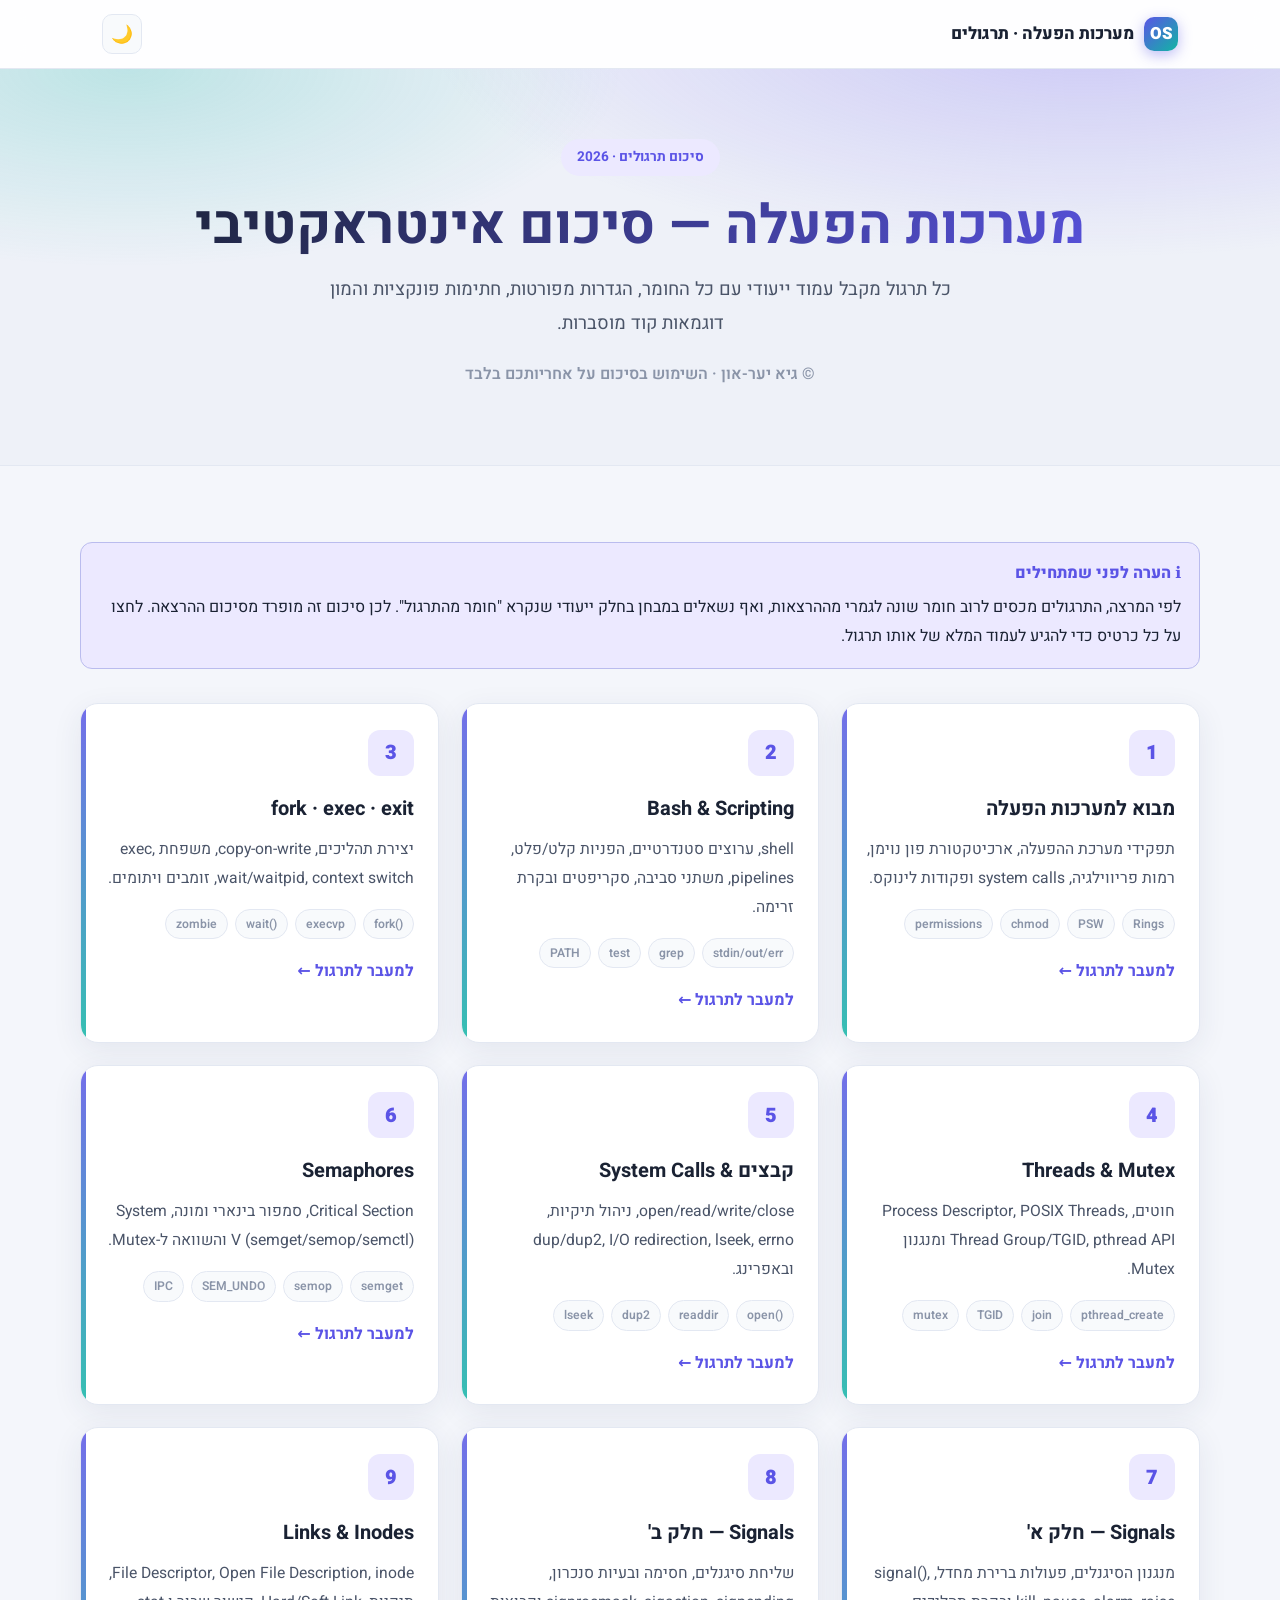
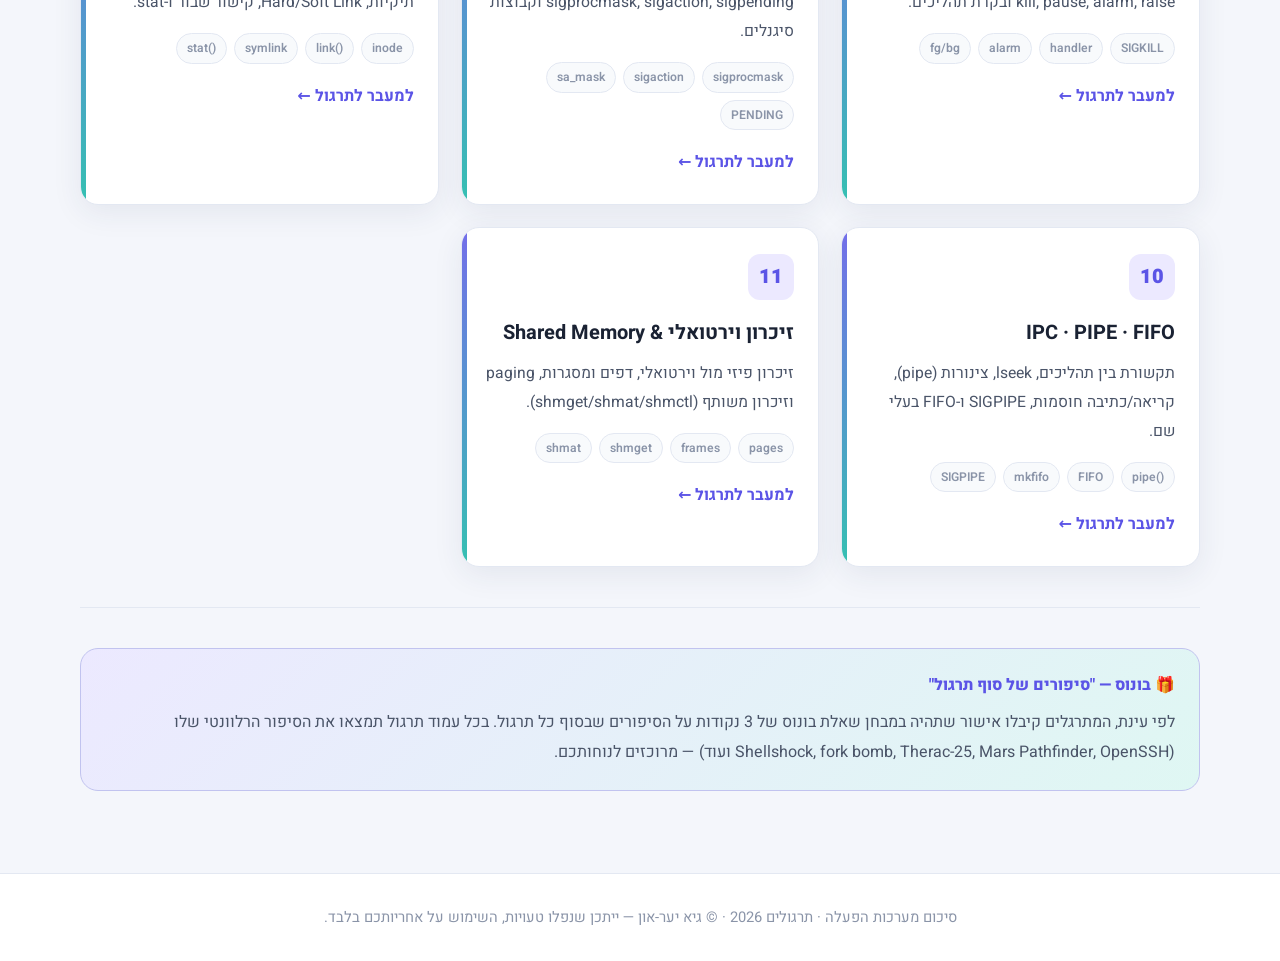
<file: docs/index.html>
<!DOCTYPE html>
<html lang="he" dir="rtl" data-theme="light">
<head>
<meta charset="UTF-8">
<meta name="viewport" content="width=device-width, initial-scale=1.0">
<title>סיכום תרגולים – מערכות הפעלה 2026 | © גיא יער-און</title>
<meta name="description" content="סיכום אינטראקטיבי של תרגולי מערכות הפעלה – מבוא, bash, fork/exec, חוטים, mutex, קבצים, סמפורים, סיגנלים, links, IPC וזיכרון וירטואלי.">
<link rel="preconnect" href="https://fonts.googleapis.com">
<link rel="preconnect" href="https://fonts.gstatic.com" crossorigin>
<link href="https://fonts.googleapis.com/css2?family=Heebo:wght@400;500;600;700;800;900&family=JetBrains+Mono:wght@400;500;600&display=swap" rel="stylesheet">
<link rel="stylesheet" href="assets/styles.css">
<link rel="icon" href="data:image/svg+xml,<svg xmlns='http://www.w3.org/2000/svg' viewBox='0 0 100 100'><rect width='100' height='100' rx='22' fill='%235b54e6'/><text x='50' y='70' font-size='58' text-anchor='middle' fill='white' font-family='monospace'>OS</text></svg>">
</head>
<body>

<header class="topbar">
  <div class="topbar-inner">
    <a class="brand" href="index.html">
      <span class="logo">OS</span>
      <span>מערכות הפעלה · תרגולים</span>
    </a>
    <span class="spacer"></span>
    <button id="themeBtn" class="theme-btn" onclick="toggleTheme()" aria-label="החלפת ערכת נושא">🌙</button>
  </div>
</header>

<section class="hero">
  <div class="hero-inner">
    <span class="eyebrow">סיכום תרגולים · 2026</span>
    <h1>מערכות הפעלה — סיכום אינטראקטיבי</h1>
    <p class="sub">כל תרגול מקבל עמוד ייעודי עם כל החומר, הגדרות מפורטות, חתימות פונקציות והמון דוגמאות קוד מוסברות.</p>
    <p class="author">© גיא יער-און · השימוש בסיכום על אחריותכם בלבד</p>
  </div>
</section>

<main class="container section-pad">

  <div class="note info" style="margin-bottom:34px">
    <div class="note-title">ℹ️ הערה לפני שמתחילים</div>
    <p>לפי המרצה, התרגולים מכסים לרוב חומר שונה לגמרי מההרצאות, ואף נשאלים במבחן בחלק ייעודי שנקרא "חומר מהתרגול". לכן סיכום זה מופרד מסיכום ההרצאה. לחצו על כל כרטיס כדי להגיע לעמוד המלא של אותו תרגול.</p>
  </div>

  <div class="grid">

    <a class="card" href="tirgul1.html">
      <span class="num">1</span>
      <h3>מבוא למערכות הפעלה</h3>
      <p>תפקידי מערכת ההפעלה, ארכיטקטורת פון נוימן, רמות פריווילגיה, system calls ופקודות לינוקס.</p>
      <div class="tags"><span class="tag">Rings</span><span class="tag">PSW</span><span class="tag">chmod</span><span class="tag">permissions</span></div>
      <span class="go">למעבר לתרגול ←</span>
    </a>

    <a class="card" href="tirgul2.html">
      <span class="num">2</span>
      <h3>Bash &amp; Scripting</h3>
      <p>shell, ערוצים סטנדרטיים, הפניות קלט/פלט, pipelines, משתני סביבה, סקריפטים ובקרת זרימה.</p>
      <div class="tags"><span class="tag">stdin/out/err</span><span class="tag">grep</span><span class="tag">test</span><span class="tag">PATH</span></div>
      <span class="go">למעבר לתרגול ←</span>
    </a>

    <a class="card" href="tirgul3.html">
      <span class="num">3</span>
      <h3>fork · exec · exit</h3>
      <p>יצירת תהליכים, copy-on-write, משפחת exec, wait/waitpid, context switch, זומבים ויתומים.</p>
      <div class="tags"><span class="tag">fork()</span><span class="tag">execvp</span><span class="tag">wait()</span><span class="tag">zombie</span></div>
      <span class="go">למעבר לתרגול ←</span>
    </a>

    <a class="card" href="tirgul4.html">
      <span class="num">4</span>
      <h3>Threads &amp; Mutex</h3>
      <p>חוטים, Process Descriptor, POSIX Threads, Thread Group/TGID, pthread API ומנגנון Mutex.</p>
      <div class="tags"><span class="tag">pthread_create</span><span class="tag">join</span><span class="tag">TGID</span><span class="tag">mutex</span></div>
      <span class="go">למעבר לתרגול ←</span>
    </a>

    <a class="card" href="tirgul5.html">
      <span class="num">5</span>
      <h3>קבצים &amp; System Calls</h3>
      <p>open/read/write/close, ניהול תיקיות, dup/dup2, I/O redirection, lseek, errno ובאפרינג.</p>
      <div class="tags"><span class="tag">open()</span><span class="tag">readdir</span><span class="tag">dup2</span><span class="tag">lseek</span></div>
      <span class="go">למעבר לתרגול ←</span>
    </a>

    <a class="card" href="tirgul6.html">
      <span class="num">6</span>
      <h3>Semaphores</h3>
      <p>Critical Section, סמפור בינארי ומונה, System V (semget/semop/semctl) והשוואה ל-Mutex.</p>
      <div class="tags"><span class="tag">semget</span><span class="tag">semop</span><span class="tag">SEM_UNDO</span><span class="tag">IPC</span></div>
      <span class="go">למעבר לתרגול ←</span>
    </a>

    <a class="card" href="tirgul7.html">
      <span class="num">7</span>
      <h3>Signals — חלק א'</h3>
      <p>מנגנון הסיגנלים, פעולות ברירת מחדל, signal(), kill, pause, alarm, raise ובקרת תהליכים.</p>
      <div class="tags"><span class="tag">SIGKILL</span><span class="tag">handler</span><span class="tag">alarm</span><span class="tag">fg/bg</span></div>
      <span class="go">למעבר לתרגול ←</span>
    </a>

    <a class="card" href="tirgul8.html">
      <span class="num">8</span>
      <h3>Signals — חלק ב'</h3>
      <p>שליחת סיגנלים, חסימה ובעיות סנכרון, sigprocmask, sigaction, sigpending וקבוצות סיגנלים.</p>
      <div class="tags"><span class="tag">sigprocmask</span><span class="tag">sigaction</span><span class="tag">sa_mask</span><span class="tag">PENDING</span></div>
      <span class="go">למעבר לתרגול ←</span>
    </a>

    <a class="card" href="tirgul9.html">
      <span class="num">9</span>
      <h3>Links &amp; Inodes</h3>
      <p>File Descriptor, Open File Description, inode, תיקיות, Hard/Soft Link, קישור שבור ו-stat.</p>
      <div class="tags"><span class="tag">inode</span><span class="tag">link()</span><span class="tag">symlink</span><span class="tag">stat()</span></div>
      <span class="go">למעבר לתרגול ←</span>
    </a>

    <a class="card" href="tirgul10.html">
      <span class="num">10</span>
      <h3>IPC · PIPE · FIFO</h3>
      <p>תקשורת בין תהליכים, lseek, צינורות (pipe), קריאה/כתיבה חוסמות, SIGPIPE ו-FIFO בעלי שם.</p>
      <div class="tags"><span class="tag">pipe()</span><span class="tag">FIFO</span><span class="tag">mkfifo</span><span class="tag">SIGPIPE</span></div>
      <span class="go">למעבר לתרגול ←</span>
    </a>

    <a class="card" href="tirgul11.html">
      <span class="num">11</span>
      <h3>זיכרון וירטואלי &amp; Shared Memory</h3>
      <p>זיכרון פיזי מול וירטואלי, דפים ומסגרות, paging וזיכרון משותף (shmget/shmat/shmctl).</p>
      <div class="tags"><span class="tag">pages</span><span class="tag">frames</span><span class="tag">shmget</span><span class="tag">shmat</span></div>
      <span class="go">למעבר לתרגול ←</span>
    </a>

  </div>

  <hr class="divider">

  <div class="story">
    <div class="story-tag">🎁 בונוס — "סיפורים של סוף תרגול"</div>
    <p>לפי עינת, המתרגלים קיבלו אישור שתהיה במבחן שאלת בונוס של 3 נקודות על הסיפורים שבסוף כל תרגול. בכל עמוד תרגול תמצאו את הסיפור הרלוונטי שלו (Shellshock, fork bomb, Therac-25, Mars Pathfinder, OpenSSH ועוד) — מרוכזים לנוחותכם.</p>
  </div>

</main>

<footer class="footer">
  סיכום מערכות הפעלה · תרגולים 2026 · © גיא יער-און — ייתכן שנפלו טעויות, השימוש על אחריותכם בלבד.
</footer>

<script src="assets/script.js"></script>
</body>
</html>
</file>
<file: docs/assets/styles.css>
/* ===========================================================
   סיכום מערכות הפעלה – עיצוב משותף
   © גיא יער-און
   =========================================================== */

:root {
  --bg: #f4f6fb;
  --bg-2: #eef1f8;
  --surface: #ffffff;
  --surface-2: #f8fafc;
  --text: #1a2233;
  --text-soft: #4a5468;
  --text-faint: #8a94a8;
  --border: #e3e8f2;
  --primary: #5b54e6;
  --primary-2: #7c6cf0;
  --primary-soft: #ece9ff;
  --accent: #11b5a4;
  --accent-soft: #dff7f3;
  --warn: #e8a33d;
  --warn-soft: #fff3df;
  --danger: #e5556a;
  --danger-soft: #ffe5ea;
  --code-bg: #1b1f33;
  --code-bg-2: #232842;
  --code-text: #e6e9f5;
  --shadow: 0 8px 30px rgba(40, 50, 90, 0.08);
  --shadow-lg: 0 18px 50px rgba(40, 50, 90, 0.16);
  --radius: 18px;
  --radius-sm: 12px;
  --maxw: 1120px;
}

html[data-theme="dark"] {
  --bg: #0f1220;
  --bg-2: #141829;
  --surface: #181d31;
  --surface-2: #1f2540;
  --text: #e9ecf7;
  --text-soft: #b4bdd6;
  --text-faint: #7a85a3;
  --border: #2a3150;
  --primary: #8b82ff;
  --primary-2: #a99cff;
  --primary-soft: #25264a;
  --accent: #2bd4c0;
  --accent-soft: #15302e;
  --warn-soft: #322713;
  --danger-soft: #341a22;
  --code-bg: #11152a;
  --code-bg-2: #1a2040;
  --shadow: 0 8px 30px rgba(0, 0, 0, 0.35);
  --shadow-lg: 0 18px 50px rgba(0, 0, 0, 0.5);
}

* { box-sizing: border-box; }

html { scroll-behavior: smooth; }

body {
  margin: 0;
  font-family: "Heebo", "Segoe UI", system-ui, -apple-system, sans-serif;
  background: var(--bg);
  color: var(--text);
  line-height: 1.85;
  direction: rtl;
  -webkit-font-smoothing: antialiased;
  transition: background .3s, color .3s;
}

a { color: var(--primary); text-decoration: none; }
a:hover { text-decoration: underline; }

/* ---------- Top bar ---------- */
.topbar {
  position: sticky;
  top: 0;
  z-index: 50;
  background: color-mix(in srgb, var(--surface) 88%, transparent);
  backdrop-filter: blur(12px);
  border-bottom: 1px solid var(--border);
}
.topbar-inner {
  max-width: var(--maxw);
  margin: 0 auto;
  padding: 14px 22px;
  display: flex;
  align-items: center;
  gap: 16px;
}
.brand {
  display: flex;
  align-items: center;
  gap: 10px;
  font-weight: 800;
  font-size: 1.05rem;
  color: var(--text);
}
.brand .logo {
  width: 34px; height: 34px;
  border-radius: 10px;
  background: linear-gradient(135deg, var(--primary), var(--accent));
  display: grid; place-items: center;
  color: #fff; font-weight: 900;
  box-shadow: 0 4px 14px rgba(91, 84, 230, .4);
}
.topbar .spacer { flex: 1; }
.topbar a.nav-link { color: var(--text-soft); font-weight: 600; }
.topbar a.nav-link:hover { color: var(--primary); text-decoration: none; }

.theme-btn {
  border: 1px solid var(--border);
  background: var(--surface-2);
  color: var(--text);
  width: 40px; height: 40px;
  border-radius: 10px;
  cursor: pointer;
  font-size: 1.1rem;
  display: grid; place-items: center;
  transition: .2s;
}
.theme-btn:hover { border-color: var(--primary); color: var(--primary); }

/* ---------- Hero ---------- */
.hero {
  position: relative;
  overflow: hidden;
  background:
    radial-gradient(1100px 380px at 85% -10%, rgba(124,108,240,.30), transparent 60%),
    radial-gradient(900px 360px at 10% 0%, rgba(17,181,164,.22), transparent 55%),
    var(--bg-2);
  border-bottom: 1px solid var(--border);
}
.hero-inner {
  max-width: var(--maxw);
  margin: 0 auto;
  padding: 70px 22px 60px;
  text-align: center;
}
.hero .eyebrow {
  display: inline-block;
  background: var(--primary-soft);
  color: var(--primary);
  padding: 6px 16px;
  border-radius: 999px;
  font-weight: 700;
  font-size: .85rem;
  margin-bottom: 18px;
}
.hero h1 {
  font-size: clamp(2.1rem, 5vw, 3.4rem);
  line-height: 1.2;
  margin: 0 0 14px;
  background: linear-gradient(120deg, var(--text), var(--primary));
  -webkit-background-clip: text; background-clip: text;
  -webkit-text-fill-color: transparent;
}
.hero p.sub {
  font-size: 1.15rem;
  color: var(--text-soft);
  max-width: 680px;
  margin: 0 auto 8px;
}
.hero .author {
  color: var(--text-faint);
  font-weight: 600;
  margin-top: 18px;
}

/* ---------- Layout ---------- */
.container { max-width: var(--maxw); margin: 0 auto; padding: 0 22px; }
.section-pad { padding: 56px 0; }

/* ---------- Cards grid ---------- */
.grid {
  display: grid;
  grid-template-columns: repeat(auto-fill, minmax(290px, 1fr));
  gap: 22px;
}
.card {
  position: relative;
  display: block;
  background: var(--surface);
  border: 1px solid var(--border);
  border-radius: var(--radius);
  padding: 26px 24px;
  box-shadow: var(--shadow);
  transition: transform .22s, box-shadow .22s, border-color .22s;
  overflow: hidden;
}
.card::before {
  content: "";
  position: absolute;
  inset: 0 auto 0 0;
  width: 5px;
  background: linear-gradient(var(--primary), var(--accent));
  opacity: .85;
}
.card:hover {
  transform: translateY(-6px);
  box-shadow: var(--shadow-lg);
  border-color: color-mix(in srgb, var(--primary) 40%, var(--border));
  text-decoration: none;
}
.card .num {
  display: inline-grid; place-items: center;
  width: 46px; height: 46px;
  border-radius: 12px;
  background: var(--primary-soft);
  color: var(--primary);
  font-weight: 900;
  font-size: 1.25rem;
  margin-bottom: 14px;
}
.card h3 { margin: 0 0 8px; font-size: 1.25rem; color: var(--text); }
.card p { margin: 0; color: var(--text-soft); font-size: .98rem; }
.card .tags { margin-top: 16px; display: flex; flex-wrap: wrap; gap: 7px; }
.tag {
  font-size: .76rem;
  font-weight: 600;
  background: var(--surface-2);
  border: 1px solid var(--border);
  color: var(--text-faint);
  padding: 3px 10px;
  border-radius: 999px;
  direction: ltr;
}
.card .go {
  margin-top: 18px;
  color: var(--primary);
  font-weight: 700;
  display: inline-flex; align-items: center; gap: 6px;
}

/* ---------- Article (tutorial page) ---------- */
.article-head {
  background:
    radial-gradient(800px 300px at 90% -20%, rgba(124,108,240,.28), transparent 60%),
    var(--bg-2);
  border-bottom: 1px solid var(--border);
}
.article-head .container { padding-top: 44px; padding-bottom: 40px; }
.breadcrumb { color: var(--text-faint); font-weight: 600; margin-bottom: 14px; font-size: .92rem; }
.breadcrumb a { color: var(--text-soft); }
.article-head .pill {
  display:inline-block; background: var(--accent-soft); color: var(--accent);
  padding: 5px 14px; border-radius: 999px; font-weight: 800; font-size: .82rem; margin-bottom: 14px;
}
.article-head h1 { font-size: clamp(1.9rem, 4vw, 2.8rem); margin: 0 0 10px; }
.article-head .lead { color: var(--text-soft); font-size: 1.1rem; max-width: 760px; margin: 0; }

.layout {
  display: grid;
  grid-template-columns: 250px 1fr;
  gap: 40px;
  align-items: start;
  padding: 44px 22px 80px;
  max-width: var(--maxw);
  margin: 0 auto;
}
.toc {
  position: sticky;
  top: 84px;
  background: var(--surface);
  border: 1px solid var(--border);
  border-radius: var(--radius-sm);
  padding: 18px 16px;
  box-shadow: var(--shadow);
}
.toc h4 { margin: 0 0 12px; font-size: .85rem; color: var(--text-faint); text-transform: uppercase; letter-spacing: .05em; }
.toc ul { list-style: none; margin: 0; padding: 0; }
.toc li { margin: 2px 0; }
.toc a {
  display: block;
  color: var(--text-soft);
  font-size: .92rem;
  padding: 6px 10px;
  border-radius: 8px;
  border-right: 2px solid transparent;
}
.toc a:hover { background: var(--surface-2); color: var(--primary); text-decoration: none; border-right-color: var(--primary); }

.content { min-width: 0; }
.content h2 {
  font-size: 1.7rem;
  margin: 48px 0 16px;
  padding-bottom: 10px;
  border-bottom: 2px solid var(--border);
  scroll-margin-top: 84px;
}
.content h2:first-child { margin-top: 0; }
.content h3 { font-size: 1.28rem; margin: 30px 0 10px; color: var(--text); scroll-margin-top: 84px; }
.content h4 { font-size: 1.08rem; margin: 22px 0 8px; color: var(--primary); }
.content p { margin: 12px 0; color: var(--text-soft); }
.content ul, .content ol { color: var(--text-soft); padding-right: 22px; }
.content li { margin: 7px 0; }
.content strong { color: var(--text); }
.content .en { direction: ltr; unicode-bidi: isolate; display: inline-block; }

/* ---------- Callouts ---------- */
.note {
  border-radius: var(--radius-sm);
  padding: 16px 18px 16px 18px;
  margin: 20px 0;
  border: 1px solid var(--border);
  background: var(--surface-2);
  position: relative;
}
.note .note-title { font-weight: 800; margin-bottom: 4px; display: flex; align-items: center; gap: 8px; }
.note.info { background: var(--primary-soft); border-color: color-mix(in srgb, var(--primary) 30%, var(--border)); }
.note.info .note-title { color: var(--primary); }
.note.tip { background: var(--accent-soft); border-color: color-mix(in srgb, var(--accent) 30%, var(--border)); }
.note.tip .note-title { color: var(--accent); }
.note.warn { background: var(--warn-soft); border-color: color-mix(in srgb, var(--warn) 35%, var(--border)); }
.note.warn .note-title { color: var(--warn); }
.note.danger { background: var(--danger-soft); border-color: color-mix(in srgb, var(--danger) 35%, var(--border)); }
.note.danger .note-title { color: var(--danger); }
.note p:last-child { margin-bottom: 0; }
.note p:first-of-type { margin-top: 0; }

/* ---------- Code blocks ---------- */
.code-wrap { margin: 18px 0; border-radius: var(--radius-sm); overflow: hidden; box-shadow: var(--shadow); border: 1px solid var(--code-bg-2); }
.code-head {
  background: var(--code-bg-2);
  color: #aeb6da;
  padding: 8px 14px;
  font-size: .82rem;
  font-weight: 600;
  display: flex;
  align-items: center;
  gap: 8px;
  direction: ltr;
}
.code-head .dot { width: 11px; height: 11px; border-radius: 50%; }
.code-head .dot.r { background: #ff5f57; }
.code-head .dot.y { background: #febc2e; }
.code-head .dot.g { background: #28c840; }
.code-head .label { margin-inline-start: 8px; color: #cdd4ee; }
pre[class*="language-"], pre.code {
  margin: 0 !important;
  border-radius: 0 !important;
  direction: ltr;
  text-align: left;
  font-size: .9rem;
  line-height: 1.6;
  background: var(--code-bg) !important;
  padding: 16px 18px !important;
  overflow-x: auto;
}
code { font-family: "JetBrains Mono", "Fira Code", "Consolas", monospace; }
:not(pre) > code.inline {
  direction: ltr;
  background: var(--primary-soft);
  color: var(--primary);
  padding: 2px 7px;
  border-radius: 6px;
  font-size: .88em;
  font-weight: 600;
  unicode-bidi: isolate;
}
html[data-theme="dark"] :not(pre) > code.inline { background: #25264a; color: var(--primary-2); }

.sig {
  direction: ltr; text-align: left;
  background: var(--code-bg);
  color: var(--code-text);
  border-radius: var(--radius-sm);
  padding: 14px 18px;
  margin: 14px 0;
  font-family: "JetBrains Mono","Consolas",monospace;
  font-size: .92rem;
  border-left: 4px solid var(--accent);
  overflow-x: auto;
}
.sig .c-kw { color: #ff9ec8; }
.sig .c-ty { color: #7fdcff; }
.sig .c-fn { color: #ffd479; }

/* ---------- Tables ---------- */
.table-wrap { overflow-x: auto; margin: 18px 0; border-radius: var(--radius-sm); border: 1px solid var(--border); }
table { width: 100%; border-collapse: collapse; background: var(--surface); }
th, td { padding: 11px 14px; text-align: right; border-bottom: 1px solid var(--border); font-size: .94rem; }
th { background: var(--surface-2); color: var(--text); font-weight: 800; }
td { color: var(--text-soft); }
tr:last-child td { border-bottom: none; }
td code, th code { direction: ltr; }

/* ---------- Story box ---------- */
.story {
  background: linear-gradient(135deg, var(--primary-soft), var(--accent-soft));
  border: 1px solid color-mix(in srgb, var(--primary) 25%, var(--border));
  border-radius: var(--radius);
  padding: 22px 24px;
  margin: 26px 0;
}
.story .story-tag { font-weight: 800; color: var(--primary); display: flex; align-items: center; gap: 8px; margin-bottom: 6px; }
.story p { margin: 8px 0 0; color: var(--text-soft); }
.story .moral { margin-top: 12px; font-weight: 700; color: var(--text); }

/* ---------- Pager ---------- */
.pager {
  max-width: var(--maxw);
  margin: 0 auto 70px;
  padding: 0 22px;
  display: flex;
  justify-content: space-between;
  gap: 16px;
}
.pager a {
  flex: 1;
  background: var(--surface);
  border: 1px solid var(--border);
  border-radius: var(--radius-sm);
  padding: 16px 20px;
  box-shadow: var(--shadow);
  transition: .2s;
  max-width: 320px;
}
.pager a:hover { border-color: var(--primary); transform: translateY(-3px); text-decoration: none; }
.pager .dir { color: var(--text-faint); font-size: .85rem; font-weight: 600; }
.pager .ttl { color: var(--text); font-weight: 700; margin-top: 3px; }
.pager a.next { text-align: left; }
.pager a.disabled { opacity: .35; pointer-events: none; }

/* ---------- Footer ---------- */
.footer {
  border-top: 1px solid var(--border);
  background: var(--surface);
  padding: 30px 22px;
  text-align: center;
  color: var(--text-faint);
  font-size: .92rem;
}

/* ---------- Misc ---------- */
.kbd {
  direction: ltr; display: inline-block;
  background: var(--surface-2); border: 1px solid var(--border);
  border-bottom-width: 2px; border-radius: 6px;
  padding: 1px 8px; font-family: monospace; font-size: .85em; color: var(--text);
}
.def-grid { display: grid; gap: 14px; margin: 18px 0; }
.def {
  background: var(--surface);
  border: 1px solid var(--border);
  border-radius: var(--radius-sm);
  padding: 16px 18px;
  box-shadow: var(--shadow);
}
.def .term { font-weight: 800; color: var(--primary); font-size: 1.05rem; }
.def .term .en { color: var(--accent); }
.def p { margin: 6px 0 0; }

.divider { height: 1px; background: var(--border); margin: 40px 0; border: none; }

@media (max-width: 880px) {
  .layout { grid-template-columns: 1fr; }
  .toc { position: static; }
}
</file>
